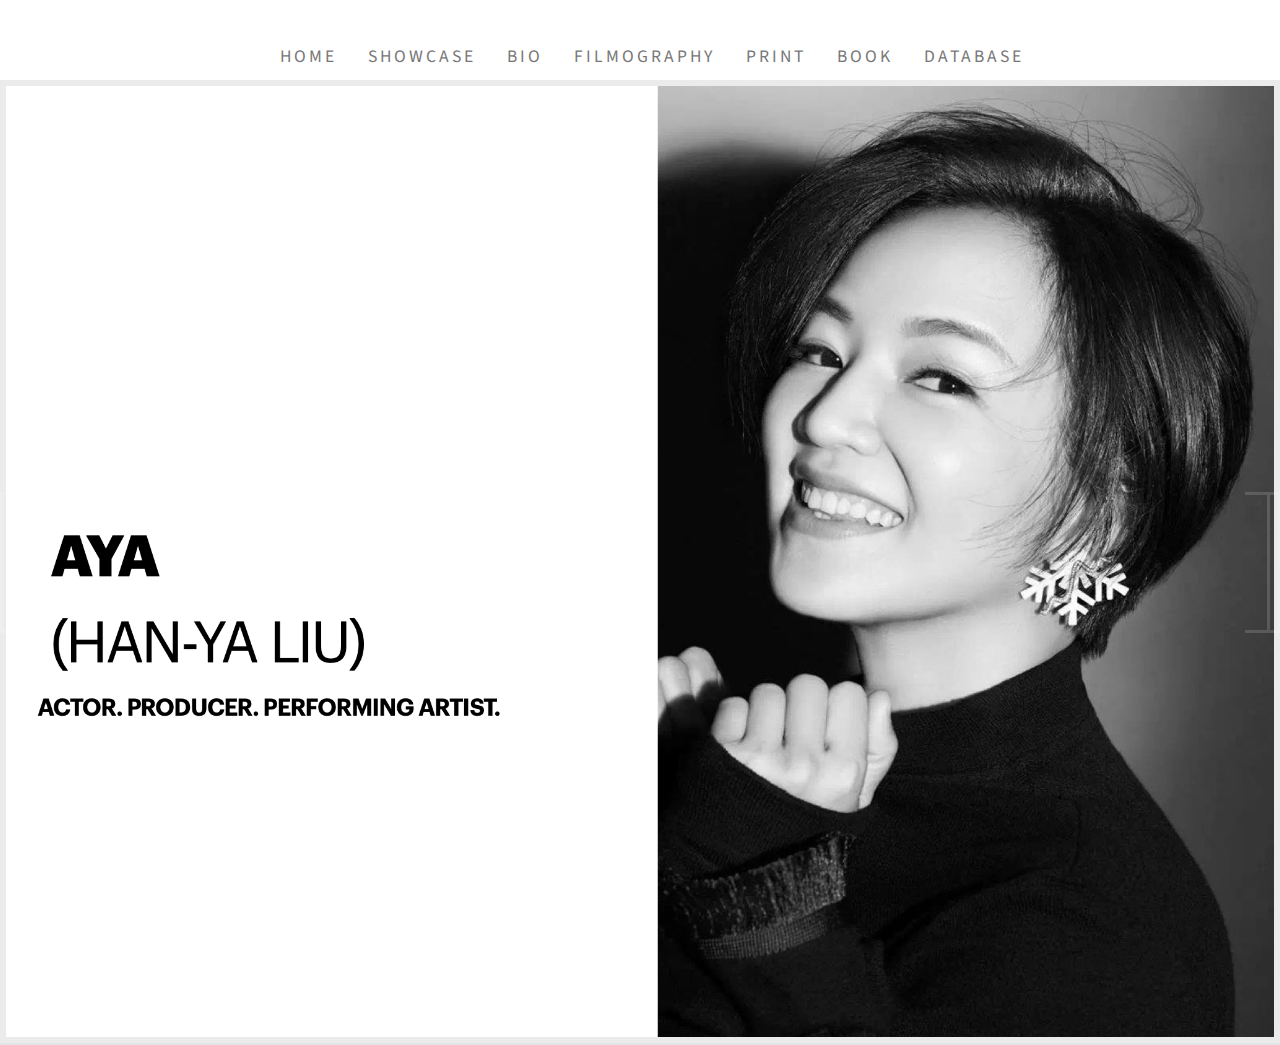
<file: index.html>
<!DOCTYPE HTML>
<!--
	Strongly Typed by HTML5 UP
	html5up.net | @ajlkn
	Free for personal and commercial use under the CCA 3.0 license (html5up.net/license)
-->
<html>
	<head>
		<title>Aya Liu</title>
		<meta charset="utf-8" />
		<meta name="viewport" content="width=device-width, initial-scale=1, user-scalable=no" />
		<link rel="stylesheet" href="assets/css/main.css" />
	</head>
	<body class="homepage is-preload">
		<div id="page-wrapper">

			<!-- Header -->
				<section id="header">
					<div class="container">
						<!-- Nav -->
							<nav id="nav" class = 'nav_light'>
								<ul>
									<li><a class="a_grey" href="index.html"><span>Home</span></a></li>
									<li><a class="a_grey" href="showcase.html"><span>Showcase</span></a></li>
									<li><a class="a_grey" href="bio.html"><span>Bio</span></a></li>
									<li><a class="a_grey" href="filmography.html"><span>Filmography</span></a></li>
									<li><a class="a_grey" href="print.html"><span>Print</span></a></li>
									<li><a class="a_grey" href="book.html"><span>Book</span></a></li>
									<li><a class="a_grey" href="database.html"><span>Database</span></a></li>
								</ul>
							</nav>

					</div>
				</section>

			<!-- Banner -->
				<section id="banner">
					<div class="container">
						<img class = 'image featured' src = 'images/hylp1.png'>
					</div>
				</section>
		</div>

		<!-- Scripts -->
			<script src="assets/js/jquery.min.js"></script>
			<script src="assets/js/jquery.dropotron.min.js"></script>
			<script src="assets/js/browser.min.js"></script>
			<script src="assets/js/breakpoints.min.js"></script>
			<script src="assets/js/util.js"></script>
			<script src="assets/js/main.js"></script>

	</body>
</html>
</file>
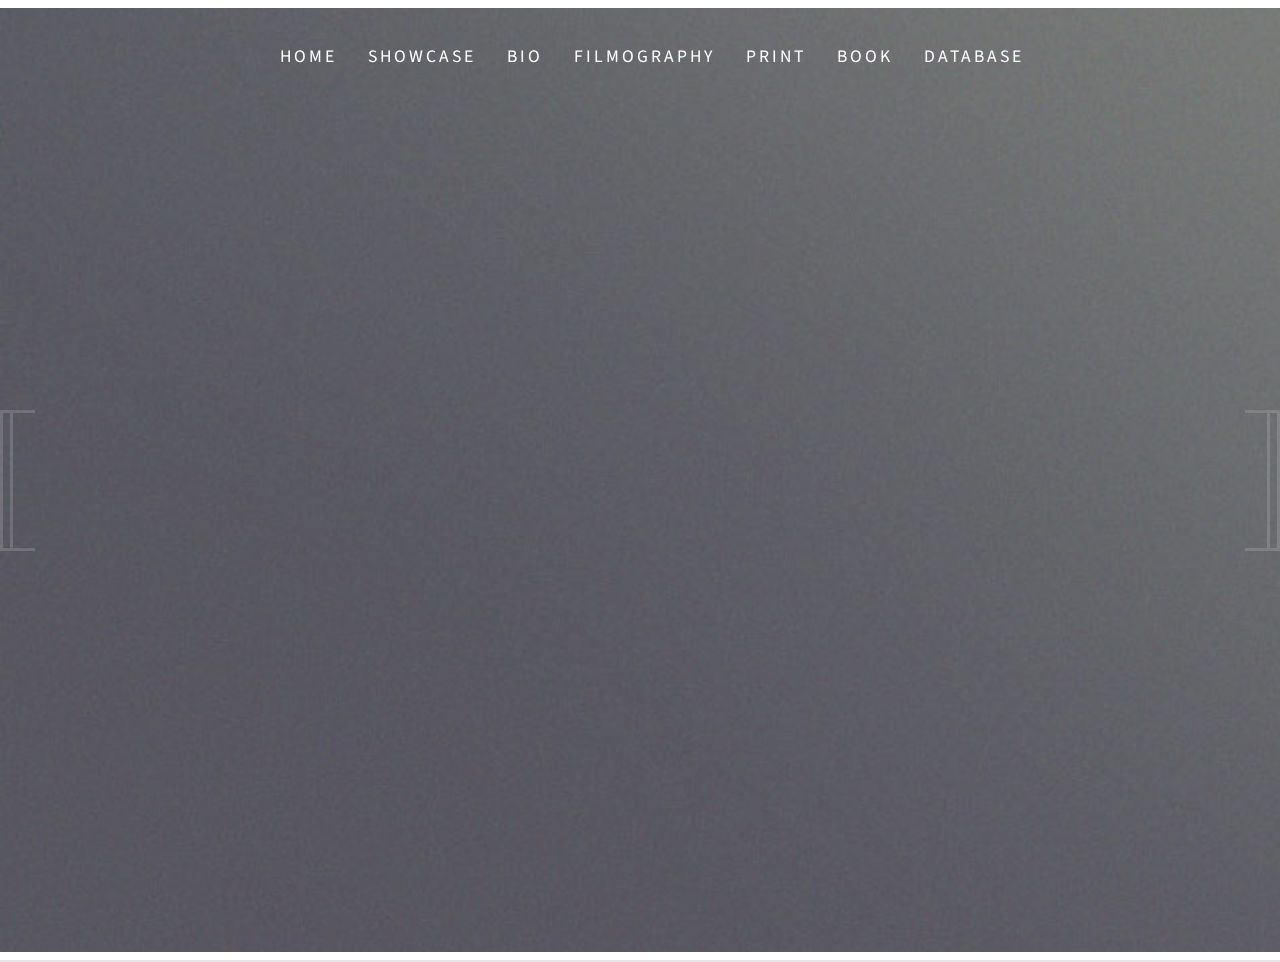
<file: bio.html>
<!DOCTYPE HTML>
<!--
	Strongly Typed by HTML5 UP
	html5up.net | @ajlkn
	Free for personal and commercial use under the CCA 3.0 license (html5up.net/license)
-->
<html>

<head>
  <title>Aya Liu</title>
  <meta charset="utf-8" />
  <meta name="viewport" content="width=device-width, initial-scale=1, user-scalable=no" />
  <link rel="stylesheet" href="assets/css/main.css" />
</head>

<body class="homepage is-preload">
  <div id="page-wrapper">

    <!-- Header -->
    <section id="header">
      <!-- Nav -->
      <nav id="nav">
        <ul>
          <li><a class="" href="index.html"><span>Home</span></a></li>
          <li><a class="" href="showcase.html"><span>Showcase</span></a></li>
          <li><a class="" href="bio.html"><span>Bio</span></a></li>
          <li><a class="" href="filmography.html"><span>Filmography</span></a></li>
          <li><a class="" href="print.html"><span>Print</span></a></li>
          <li><a class="" href="book.html"><span>Book</span></a></li>
          <li><a class="" href="database.html"><span>Database</span></a></li>
        </ul>
      </nav>
    </section>



    <!-- Banner -->
    <section id="banner">
      <div class="container">
        <div style="position: relative; padding-top: 75%;">
          <iframe
            src="https://customer-nt05r039r3twzzhc.cloudflarestream.com/3e4f687836e1baabc1f07022a27ee496/iframe?preload=true&loop=true&poster=https%3A%2F%2Fcustomer-nt05r039r3twzzhc.cloudflarestream.com%2F3e4f687836e1baabc1f07022a27ee496%2Fthumbnails%2Fthumbnail.jpg%3Ftime%3D%26height%3D600"
            loading="lazy" style="border: none; position: absolute; top: 0; left: 0; height: 100%; width: 100%;"
            allow="accelerometer; gyroscope; autoplay; encrypted-media; picture-in-picture;" allowfullscreen="true"></iframe>
        </div>
      </div>
    </section>
  </div>

  <!-- Scripts -->
  <script src="assets/js/jquery.min.js"></script>
  <script src="assets/js/jquery.dropotron.min.js"></script>
  <script src="assets/js/browser.min.js"></script>
  <script src="assets/js/breakpoints.min.js"></script>
  <script src="assets/js/util.js"></script>
  <script src="assets/js/main.js"></script>

</body>

</html>
</file>
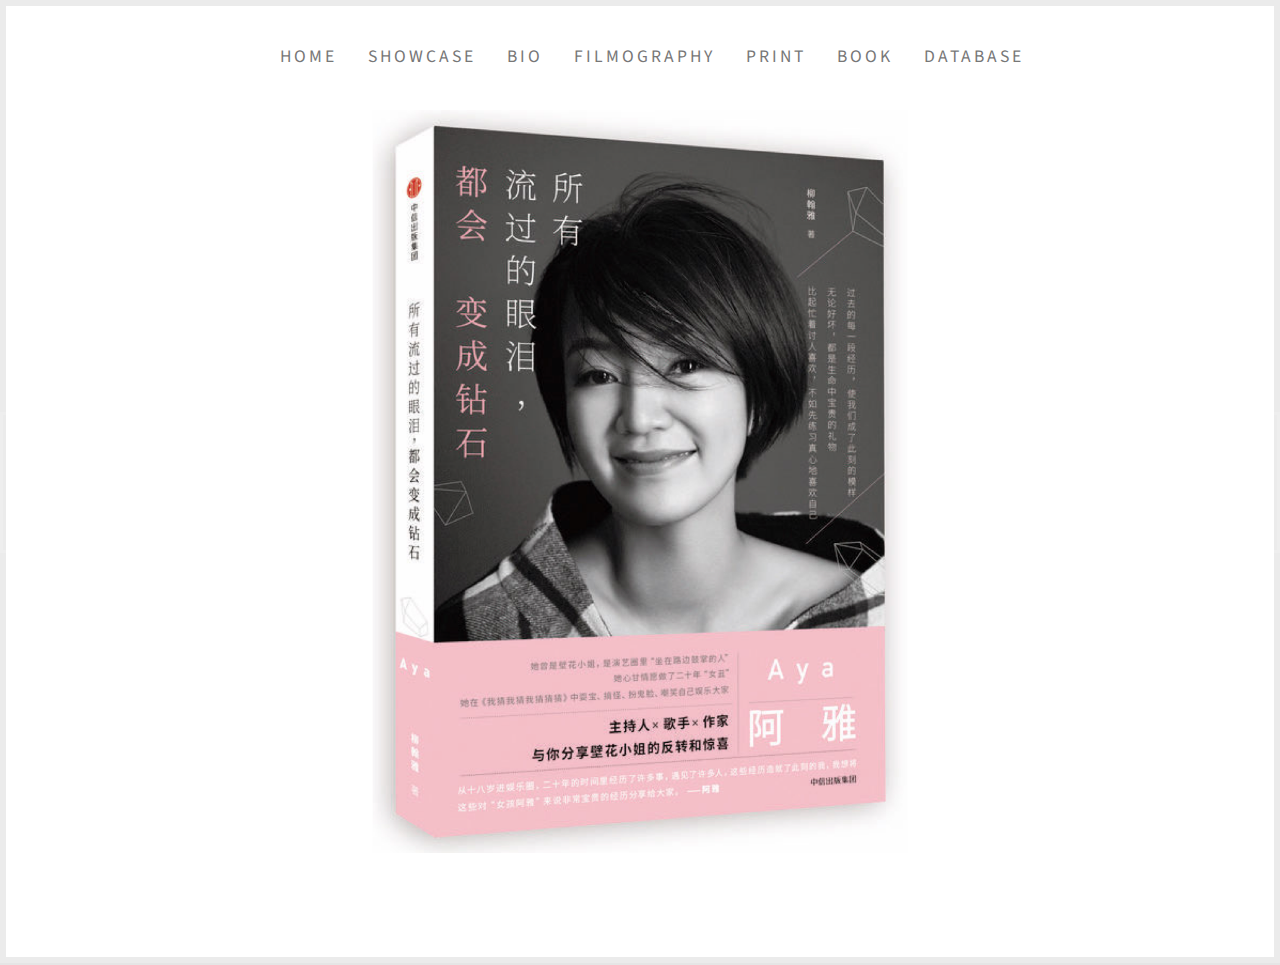
<file: book.html>
<!DOCTYPE HTML>
<!--
	Strongly Typed by HTML5 UP
	html5up.net | @ajlkn
	Free for personal and commercial use under the CCA 3.0 license (html5up.net/license)
-->
<html>

<head>
  <title>Aya Liu</title>
  <meta charset="utf-8" />
  <meta name="viewport" content="width=device-width, initial-scale=1, user-scalable=no" />
  <link rel="stylesheet" href="assets/css/main.css" />
</head>

<body class="homepage is-preload">
  <div id="page-wrapper">
    <!-- Header -->
    <section id="header">
      <!-- Nav -->
      <nav id="nav">
        <ul>
          <li><a class="a_grey" href="index.html"><span>Home</span></a></li>
          <li><a class="a_grey" href="showcase.html"><span>Showcase</span></a></li>
          <li><a class="a_grey" href="bio.html"><span>Bio</span></a></li>
          <li><a class="a_grey" href="filmography.html"><span>Filmography</span></a></li>
          <li><a class="a_grey" href="print.html"><span>Print</span></a></li>
          <li><a class="a_grey" href="book.html"><span>Book</span></a></li>
          <li><a class="a_grey" href="database.html"><span>Database</span></a></li>
        </ul>
      </nav>
    </section>

    <!-- Banner -->
    <section id="banner">
      <div class="container">
        <img class='image featured' src='images/hylp8.png'>
      </div>
    </section>
  </div>

  <!-- Scripts -->
  <script src="assets/js/jquery.min.js"></script>
  <script src="assets/js/jquery.dropotron.min.js"></script>
  <script src="assets/js/browser.min.js"></script>
  <script src="assets/js/breakpoints.min.js"></script>
  <script src="assets/js/util.js"></script>
  <script src="assets/js/main.js"></script>

</body>

</html>
</file>
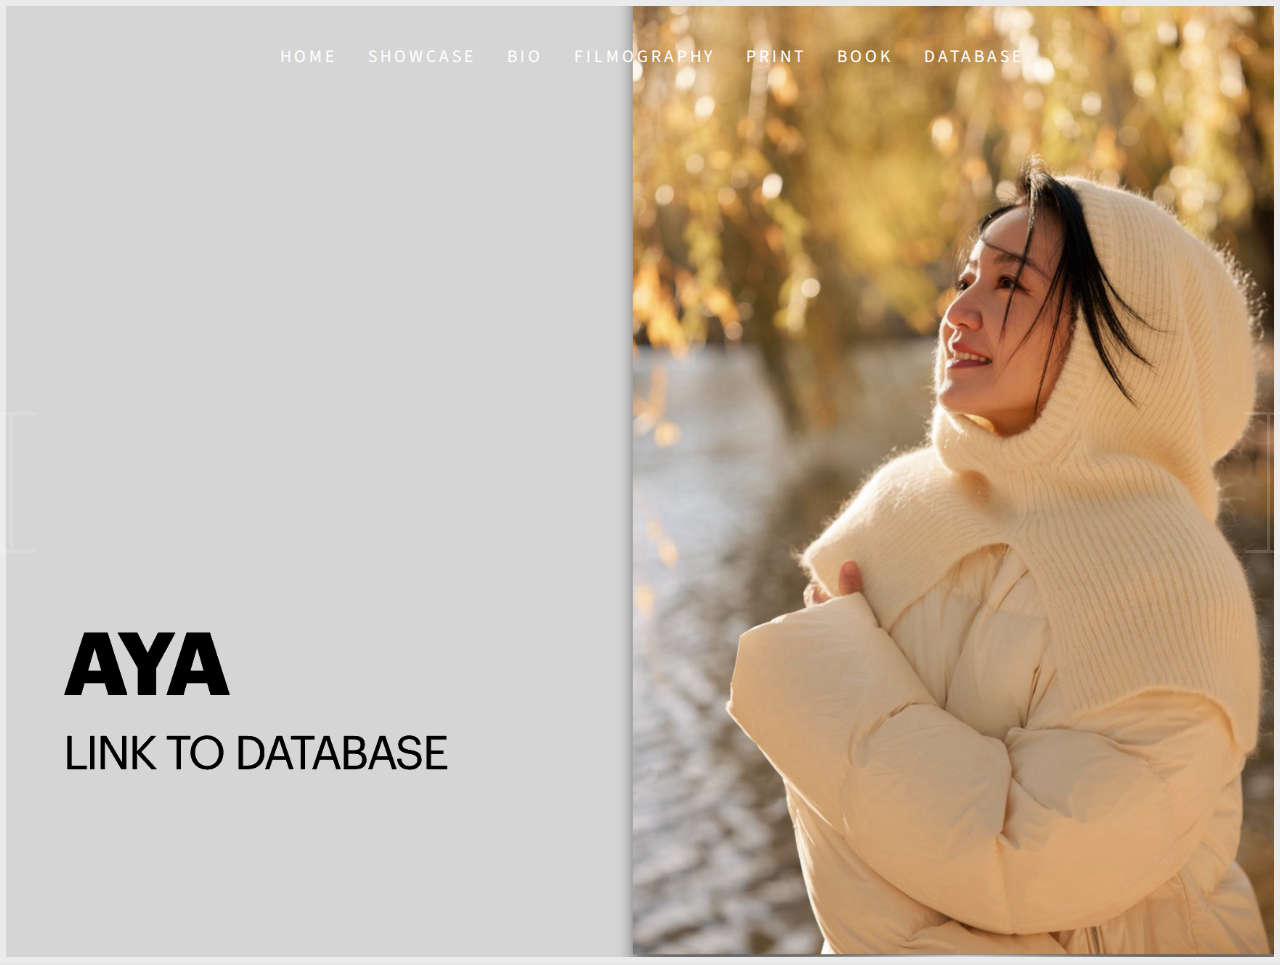
<file: database.html>
<!DOCTYPE HTML>
<!--
	Strongly Typed by HTML5 UP
	html5up.net | @ajlkn
	Free for personal and commercial use under the CCA 3.0 license (html5up.net/license)
-->
<html>

<head>
  <title>Aya Liu</title>
  <meta charset="utf-8" />
  <meta name="viewport" content="width=device-width, initial-scale=1, user-scalable=no" />
  <link rel="stylesheet" href="assets/css/main.css" />
</head>

<body class="homepage is-preload">
  <div id="page-wrapper">
    <!-- Header -->
    <section id="header">
      <!-- Nav -->
      <nav id="nav">
        <ul>
          <li><a class="" href="index.html"><span>Home</span></a></li>
          <li><a class="" href="showcase.html"><span>Showcase</span></a></li>
          <li><a class="" href="bio.html"><span>Bio</span></a></li>
          <li><a class="" href="filmography.html"><span>Filmography</span></a></li>
          <li><a class="" href="print.html"><span>Print</span></a></li>
          <li><a class="" href="book.html"><span>Book</span></a></li>
          <li><a class="" href="database.html"><span>Database</span></a></li>
        </ul>
      </nav>
    </section>

    <!-- Banner -->
    <section id="banner">
      <div class="container">
        <img class='image featured' src='images/hylp9-blank.png'>
        <a href = "https://mydramalist.com/people/43523-aya-liu">
          <img id = 'namepic' class='image namepic' src='images/hylp-9-name-nb.png' >
        </a>
        
      </div>
    </section>
  </div>

  <!-- Scripts -->
  <script src="assets/js/jquery.min.js"></script>
  <script src="assets/js/jquery.dropotron.min.js"></script>
  <script src="assets/js/browser.min.js"></script>
  <script src="assets/js/breakpoints.min.js"></script>
  <script src="assets/js/util.js"></script>
  <script src="assets/js/main.js"></script>

</body>

</html>
</file>
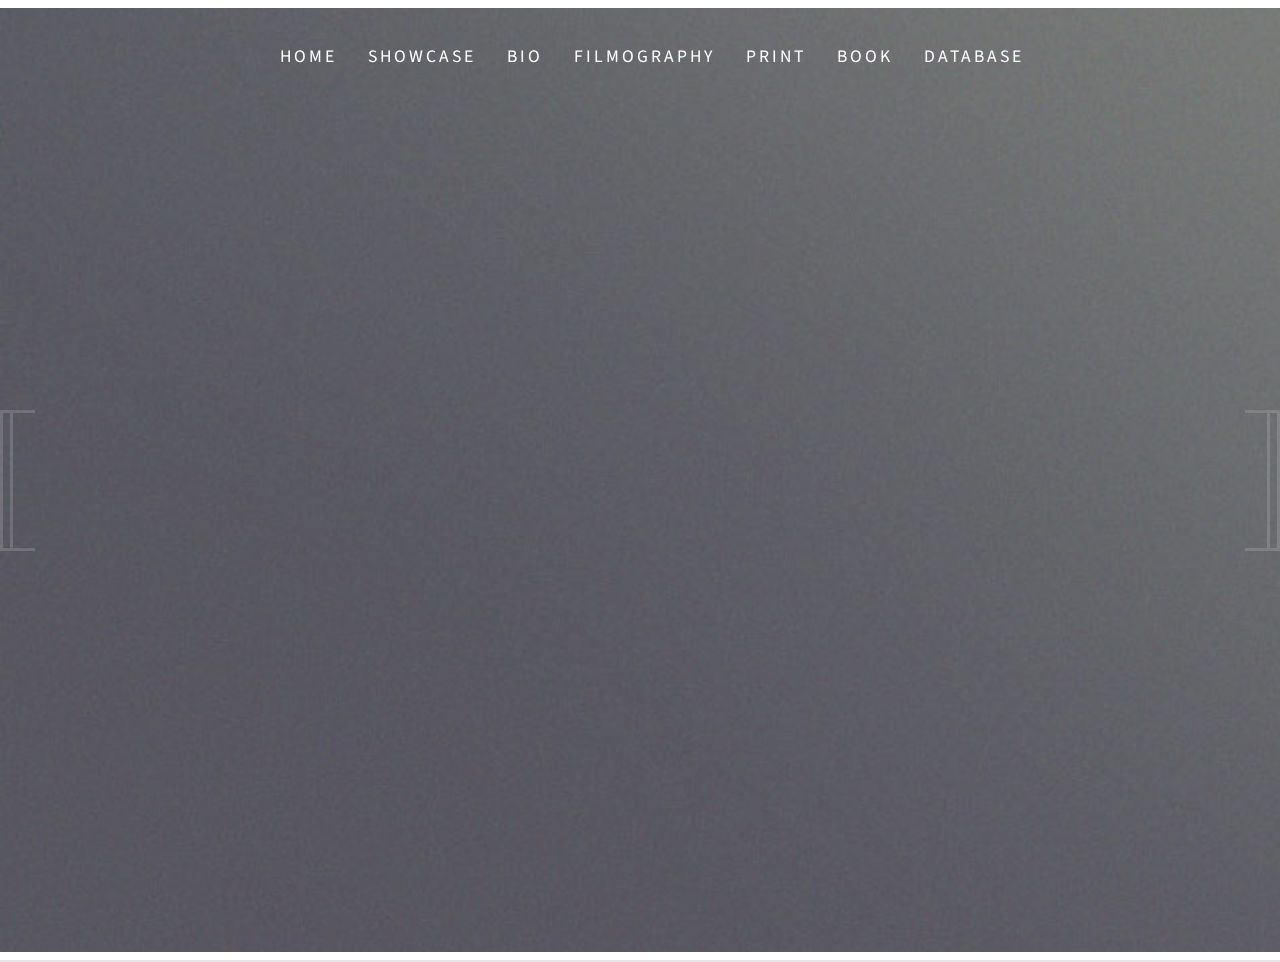
<file: showcase.html>
<!DOCTYPE HTML>
<!--
	Strongly Typed by HTML5 UP
	html5up.net | @ajlkn
	Free for personal and commercial use under the CCA 3.0 license (html5up.net/license)
-->
<html>

<head>
  <title>Aya Liu</title>
  <meta charset="utf-8" />
  <meta name="viewport" content="width=device-width, initial-scale=1, user-scalable=no" />
  <link rel="stylesheet" href="assets/css/main.css" />
</head>

<body class="homepage is-preload">
  <div id="page-wrapper">

    <!-- Header -->
    <section id="header">
        <!-- Nav -->
        <nav id="nav">
          <ul>
            <li><a class="" href="index.html"><span>Home</span></a></li>
            <li><a class="" href="showcase.html"><span>Showcase</span></a></li>
            <li><a class="" href="bio.html"><span>Bio</span></a></li>
            <li><a class="" href="filmography.html"><span>Filmography</span></a></li>
            <li><a class="" href="print.html"><span>Print</span></a></li>
            <li><a class="" href="book.html"><span>Book</span></a></li>
            <li><a class="" href="database.html"><span>Database</span></a></li>
          </ul>
        </nav>
    </section>

    <!-- Banner -->
    <section id="banner">
      <div class="container">
        <!-- <img class='image featured' src='images/hlyp2.png'> -->
        <!-- div style="position: relative; padding-top: 75%;">
          <iframe
            src="https://customer-nt05r039r3twzzhc.cloudflarestream.com/97b052107b9177cab5775d41ceab2db0/iframe?preload=true&autoplay=true&poster=https%3A%2F%2Fcustomer-nt05r039r3twzzhc.cloudflarestream.com%2F97b052107b9177cab5775d41ceab2db0%2Fthumbnails%2Fthumbnail.jpg%3Ftime%3D%26height%3D600"
            loading="lazy" style="border: none; position: absolute; top: 0; left: 0; height: 100%; width: 100%;"
            allow="accelerometer; gyroscope; autoplay; encrypted-media; picture-in-picture;" allowfullscreen="true"></iframe>
        </div> -->
        <div style="position: relative; padding-top: 75%;">
          <iframe
            src="https://customer-nt05r039r3twzzhc.cloudflarestream.com/c37262d4069afa724f04df7fa3c838ba/iframe?poster=https%3A%2F%2Fcustomer-nt05r039r3twzzhc.cloudflarestream.com%2Fc37262d4069afa724f04df7fa3c838ba%2Fthumbnails%2Fthumbnail.jpg%3Ftime%3D%26height%3D600"
            loading="lazy"
            style="border: none; position: absolute; top: 0; left: 0; height: 100%; width: 100%;"
            allow="accelerometer; gyroscope; autoplay; encrypted-media; picture-in-picture;"
            allowfullscreen="true"
          ></iframe>
        </div>
      </div>
    </section>
  </div>

  <!-- Scripts -->
  <script src="assets/js/jquery.min.js"></script>
  <script src="assets/js/jquery.dropotron.min.js"></script>
  <script src="assets/js/browser.min.js"></script>
  <script src="assets/js/breakpoints.min.js"></script>
  <script src="assets/js/util.js"></script>
  <script src="assets/js/main.js"></script>

</body>

</html>
</file>
<file: assets/css/main.css>
@import url("fontawesome-all.min.css");
@import url("https://fonts.googleapis.com/css?family=Source+Sans+Pro:300,400,600|Arvo:700");

/*
	Strongly Typed by HTML5 UP
	html5up.net | @ajlkn
	Free for personal and commercial use under the CCA 3.0 license (html5up.net/license)
*/

html, body, div, span, applet, object,
iframe, h1, h2, h3, h4, h5, h6, p, blockquote,
pre, a, abbr, acronym, address, big, cite,
code, del, dfn, em, img, ins, kbd, q, s, samp,
small, strike, strong, sub, sup, tt, var, b,
u, i, center, dl, dt, dd, ol, ul, li, fieldset,
form, label, legend, table, caption, tbody,
tfoot, thead, tr, th, td, article, aside,
canvas, details, embed, figure, figcaption,
footer, header, hgroup, menu, nav, output, ruby,
section, summary, time, mark, audio, video {
	margin: 0;
	padding: 0;
	border: 0;
	font-size: 100%;
	font: inherit;
	vertical-align: baseline;}

article, aside, details, figcaption, figure,
footer, header, hgroup, menu, nav, section {
	display: block;}

body {
	line-height: 1;
}

ol, ul {
	list-style: none;
}

blockquote, q {
	quotes: none;
}

	blockquote:before, blockquote:after, q:before, q:after {
		content: '';
		content: none;
	}

table {
	border-collapse: collapse;
	border-spacing: 0;
}

body {
	-webkit-text-size-adjust: none;
}

mark {
	background-color: transparent;
	color: inherit;
}

input::-moz-focus-inner {
	border: 0;
	padding: 0;
}

input, select, textarea {
	-moz-appearance: none;
	-webkit-appearance: none;
	-ms-appearance: none;
	appearance: none;
}

/* Basic */

	html {
		box-sizing: border-box;
	}

	*, *:before, *:after {
		box-sizing: inherit;
	}

	body {
		background: #f0f0f0;
	}

		body.is-preload *, body.is-preload *:before, body.is-preload *:after {
			-moz-animation: none !important;
			-webkit-animation: none !important;
			-ms-animation: none !important;
			animation: none !important;
			-moz-transition: none !important;
			-webkit-transition: none !important;
			-ms-transition: none !important;
			transition: none !important;
		}

	body, input, textarea, select {
		font-family: 'Source Sans Pro';
		font-weight: 300;
		color: #777;
		line-height: 1.65em;
		font-size: 15pt;
	}

	h1, h2, h3, h4, h5, h6 {
		font-weight: 600;
		text-transform: uppercase;
		color: #888;
	}

	h1 a, h2 a, h3 a, h4 a, h5 a, h6 a {
		color: inherit;
		text-decoration: none;
		border: 0;
	}

	h2 {
		font-size: 1.65em;
		font-weight: 400;
		letter-spacing: 4px;
		margin: 0 0 1.5em 0;
		line-height: 1.75em;
	}

	h3 {
		font-size: 1em;
		letter-spacing: 2px;
		margin: 0 0 1.25em 0;
	}

	a {
		-moz-transition: color 0.25s ease-in-out, border-bottom-color 0.25s ease-in-out;
		-webkit-transition: color 0.25s ease-in-out, border-bottom-color 0.25s ease-in-out;
		-ms-transition: color 0.25s ease-in-out, border-bottom-color 0.25s ease-in-out;
		transition: color 0.25s ease-in-out, border-bottom-color 0.25s ease-in-out;
		color: #666;
		text-decoration: none;
		border-bottom: solid 1px #ddd;
	}

		a strong {
			-moz-transition: color 0.25s ease-in-out, border-bottom-color 0.25s ease-in-out;
			-webkit-transition: color 0.25s ease-in-out, border-bottom-color 0.25s ease-in-out;
			-ms-transition: color 0.25s ease-in-out, border-bottom-color 0.25s ease-in-out;
			transition: color 0.25s ease-in-out, border-bottom-color 0.25s ease-in-out;
		}

		a:hover {
			color: #ed786a;
			border-bottom-color: rgba(255, 255, 255, 0);
		}

			a:hover strong {
				color: #ed786a;
			}

	strong, b {
		font-weight: 600;
		color: #666;
	}

	em, i {
		font-style: italic;
	}

	sub {
		position: relative;
		top: 0.5em;
		font-size: 0.8em;
	}

	sup {
		position: relative;
		top: -0.5em;
		font-size: 0.8em;
	}

	hr {
		border: 0;
		border-top: solid 1px #ddd;
	}

	blockquote {
		border-left: solid 0.5em #ddd;
		padding: 1em 0 1em 2em;
		font-style: italic;
	}

	p {
		text-align: justify;
		margin-bottom: 2em;
	}

	 ol, dl, table, blockquote {
		margin-bottom: 2em;
	}
	ul{
		margin-bottom: 2em;
	}

	br.clear {
		clear: both;
	}

/* Container */

	.container {
		margin: 0 auto;
		max-width: 100%;
		width: 70em;
	}

		@media screen and (max-width: 1680px) {

			.container {
				width: 68em;
			}

		}

		@media screen and (max-width: 1280px) {

			.container {
				width: calc(100% - 80px);
			}

		}

		@media screen and (max-width: 980px) {

			.container {
				width: calc(100% - 100px);
			}

		}

		@media screen and (max-width: 736px) {

			.container {
				width: calc(100% - 40px);
			}

		}

/* Row */

	.row {
		display: flex;
		flex-wrap: wrap;
		box-sizing: border-box;
		align-items: stretch;
	}

		.row > * {
			box-sizing: border-box;
		}

		.row.gtr-uniform > * > :last-child {
			margin-bottom: 0;
		}

		.row.aln-left {
			justify-content: flex-start;
		}

		.row.aln-center {
			justify-content: center;
		}

		.row.aln-right {
			justify-content: flex-end;
		}

		.row.aln-top {
			align-items: flex-start;
		}

		.row.aln-middle {
			align-items: center;
		}

		.row.aln-bottom {
			align-items: flex-end;
		}

		.row > .imp {
			order: -1;
		}

		.row > .col-1 {
			width: 8.33333%;
		}

		.row > .off-1 {
			margin-left: 8.33333%;
		}

		.row > .col-2 {
			width: 16.66667%;
		}

		.row > .off-2 {
			margin-left: 16.66667%;
		}

		.row > .col-3 {
			width: 25%;
		}

		.row > .off-3 {
			margin-left: 25%;
		}

		.row > .col-4 {
			width: 33.33333%;
		}

		.row > .off-4 {
			margin-left: 33.33333%;
		}

		.row > .col-5 {
			width: 41.66667%;
		}

		.row > .off-5 {
			margin-left: 41.66667%;
		}

		.row > .col-6 {
			width: 50%;
		}

		.row > .off-6 {
			margin-left: 50%;
		}

		.row > .col-7 {
			width: 58.33333%;
		}

		.row > .off-7 {
			margin-left: 58.33333%;
		}

		.row > .col-8 {
			width: 66.66667%;
		}

		.row > .off-8 {
			margin-left: 66.66667%;
		}

		.row > .col-9 {
			width: 75%;
		}

		.row > .off-9 {
			margin-left: 75%;
		}

		.row > .col-10 {
			width: 83.33333%;
		}

		.row > .off-10 {
			margin-left: 83.33333%;
		}

		.row > .col-11 {
			width: 91.66667%;
		}

		.row > .off-11 {
			margin-left: 91.66667%;
		}

		.row > .col-12 {
			width: 100%;
		}

		.row > .off-12 {
			margin-left: 100%;
		}

		.row.gtr-0 {
			margin-top: 0px;
			margin-left: 0px;
		}

			.row.gtr-0 > * {
				padding: 0px 0 0 0px;
			}

			.row.gtr-0.gtr-uniform {
				margin-top: 0px;
			}

				.row.gtr-0.gtr-uniform > * {
					padding-top: 0px;
				}

		.row.gtr-25 {
			margin-top: -12.5px;
			margin-left: -12.5px;
		}

			.row.gtr-25 > * {
				padding: 12.5px 0 0 12.5px;
			}

			.row.gtr-25.gtr-uniform {
				margin-top: -12.5px;
			}

				.row.gtr-25.gtr-uniform > * {
					padding-top: 12.5px;
				}

		.row.gtr-50 {
			margin-top: -25px;
			margin-left: -25px;
		}

			.row.gtr-50 > * {
				padding: 25px 0 0 25px;
			}

			.row.gtr-50.gtr-uniform {
				margin-top: -25px;
			}

				.row.gtr-50.gtr-uniform > * {
					padding-top: 25px;
				}

		.row {
			margin-top: -50px;
			margin-left: -50px;
		}

			.row > * {
				padding: 50px 0 0 50px;
			}

			.row.gtr-uniform {
				margin-top: -50px;
			}

				.row.gtr-uniform > * {
					padding-top: 50px;
				}

		.row.gtr-150 {
			margin-top: -75px;
			margin-left: -75px;
		}

			.row.gtr-150 > * {
				padding: 75px 0 0 75px;
			}

			.row.gtr-150.gtr-uniform {
				margin-top: -75px;
			}

				.row.gtr-150.gtr-uniform > * {
					padding-top: 75px;
				}

		.row.gtr-200 {
			margin-top: -100px;
			margin-left: -100px;
		}

			.row.gtr-200 > * {
				padding: 100px 0 0 100px;
			}

			.row.gtr-200.gtr-uniform {
				margin-top: -100px;
			}

				.row.gtr-200.gtr-uniform > * {
					padding-top: 100px;
				}

		@media screen and (max-width: 1680px) {

			.row {
				display: flex;
				flex-wrap: wrap;
				box-sizing: border-box;
				align-items: stretch;
			}

				.row > * {
					box-sizing: border-box;
				}

				.row.gtr-uniform > * > :last-child {
					margin-bottom: 0;
				}

				.row.aln-left {
					justify-content: flex-start;
				}

				.row.aln-center {
					justify-content: center;
				}

				.row.aln-right {
					justify-content: flex-end;
				}

				.row.aln-top {
					align-items: flex-start;
				}

				.row.aln-middle {
					align-items: center;
				}

				.row.aln-bottom {
					align-items: flex-end;
				}

				.row > .imp-xlarge {
					order: -1;
				}

				.row > .col-1-xlarge {
					width: 8.33333%;
				}

				.row > .off-1-xlarge {
					margin-left: 8.33333%;
				}

				.row > .col-2-xlarge {
					width: 16.66667%;
				}

				.row > .off-2-xlarge {
					margin-left: 16.66667%;
				}

				.row > .col-3-xlarge {
					width: 25%;
				}

				.row > .off-3-xlarge {
					margin-left: 25%;
				}

				.row > .col-4-xlarge {
					width: 33.33333%;
				}

				.row > .off-4-xlarge {
					margin-left: 33.33333%;
				}

				.row > .col-5-xlarge {
					width: 41.66667%;
				}

				.row > .off-5-xlarge {
					margin-left: 41.66667%;
				}

				.row > .col-6-xlarge {
					width: 50%;
				}

				.row > .off-6-xlarge {
					margin-left: 50%;
				}

				.row > .col-7-xlarge {
					width: 58.33333%;
				}

				.row > .off-7-xlarge {
					margin-left: 58.33333%;
				}

				.row > .col-8-xlarge {
					width: 66.66667%;
				}

				.row > .off-8-xlarge {
					margin-left: 66.66667%;
				}

				.row > .col-9-xlarge {
					width: 75%;
				}

				.row > .off-9-xlarge {
					margin-left: 75%;
				}

				.row > .col-10-xlarge {
					width: 83.33333%;
				}

				.row > .off-10-xlarge {
					margin-left: 83.33333%;
				}

				.row > .col-11-xlarge {
					width: 91.66667%;
				}

				.row > .off-11-xlarge {
					margin-left: 91.66667%;
				}

				.row > .col-12-xlarge {
					width: 100%;
				}

				.row > .off-12-xlarge {
					margin-left: 100%;
				}

				.row.gtr-0 {
					margin-top: 0px;
					margin-left: 0px;
				}

					.row.gtr-0 > * {
						padding: 0px 0 0 0px;
					}

					.row.gtr-0.gtr-uniform {
						margin-top: 0px;
					}

						.row.gtr-0.gtr-uniform > * {
							padding-top: 0px;
						}

				.row.gtr-25 {
					margin-top: -12.5px;
					margin-left: -12.5px;
				}

					.row.gtr-25 > * {
						padding: 12.5px 0 0 12.5px;
					}

					.row.gtr-25.gtr-uniform {
						margin-top: -12.5px;
					}

						.row.gtr-25.gtr-uniform > * {
							padding-top: 12.5px;
						}

				.row.gtr-50 {
					margin-top: -25px;
					margin-left: -25px;
				}

					.row.gtr-50 > * {
						padding: 25px 0 0 25px;
					}

					.row.gtr-50.gtr-uniform {
						margin-top: -25px;
					}

						.row.gtr-50.gtr-uniform > * {
							padding-top: 25px;
						}

				.row {
					margin-top: -50px;
					margin-left: -50px;
				}

					.row > * {
						padding: 50px 0 0 50px;
					}

					.row.gtr-uniform {
						margin-top: -50px;
					}

						.row.gtr-uniform > * {
							padding-top: 50px;
						}

				.row.gtr-150 {
					margin-top: -75px;
					margin-left: -75px;
				}

					.row.gtr-150 > * {
						padding: 75px 0 0 75px;
					}

					.row.gtr-150.gtr-uniform {
						margin-top: -75px;
					}

						.row.gtr-150.gtr-uniform > * {
							padding-top: 75px;
						}

				.row.gtr-200 {
					margin-top: -100px;
					margin-left: -100px;
				}

					.row.gtr-200 > * {
						padding: 100px 0 0 100px;
					}

					.row.gtr-200.gtr-uniform {
						margin-top: -100px;
					}

						.row.gtr-200.gtr-uniform > * {
							padding-top: 100px;
						}

		}

		@media screen and (max-width: 1280px) {

			.row {
				display: flex;
				flex-wrap: wrap;
				box-sizing: border-box;
				align-items: stretch;
			}

				.row > * {
					box-sizing: border-box;
				}

				.row.gtr-uniform > * > :last-child {
					margin-bottom: 0;
				}

				.row.aln-left {
					justify-content: flex-start;
				}

				.row.aln-center {
					justify-content: center;
				}

				.row.aln-right {
					justify-content: flex-end;
				}

				.row.aln-top {
					align-items: flex-start;
				}

				.row.aln-middle {
					align-items: center;
				}

				.row.aln-bottom {
					align-items: flex-end;
				}

				.row > .imp-large {
					order: -1;
				}

				.row > .col-1-large {
					width: 8.33333%;
				}

				.row > .off-1-large {
					margin-left: 8.33333%;
				}

				.row > .col-2-large {
					width: 16.66667%;
				}

				.row > .off-2-large {
					margin-left: 16.66667%;
				}

				.row > .col-3-large {
					width: 25%;
				}

				.row > .off-3-large {
					margin-left: 25%;
				}

				.row > .col-4-large {
					width: 33.33333%;
				}

				.row > .off-4-large {
					margin-left: 33.33333%;
				}

				.row > .col-5-large {
					width: 41.66667%;
				}

				.row > .off-5-large {
					margin-left: 41.66667%;
				}

				.row > .col-6-large {
					width: 50%;
				}

				.row > .off-6-large {
					margin-left: 50%;
				}

				.row > .col-7-large {
					width: 58.33333%;
				}

				.row > .off-7-large {
					margin-left: 58.33333%;
				}

				.row > .col-8-large {
					width: 66.66667%;
				}

				.row > .off-8-large {
					margin-left: 66.66667%;
				}

				.row > .col-9-large {
					width: 75%;
				}

				.row > .off-9-large {
					margin-left: 75%;
				}

				.row > .col-10-large {
					width: 83.33333%;
				}

				.row > .off-10-large {
					margin-left: 83.33333%;
				}

				.row > .col-11-large {
					width: 91.66667%;
				}

				.row > .off-11-large {
					margin-left: 91.66667%;
				}

				.row > .col-12-large {
					width: 100%;
				}

				.row > .off-12-large {
					margin-left: 100%;
				}

				.row.gtr-0 {
					margin-top: 0px;
					margin-left: 0px;
				}

					.row.gtr-0 > * {
						padding: 0px 0 0 0px;
					}

					.row.gtr-0.gtr-uniform {
						margin-top: 0px;
					}

						.row.gtr-0.gtr-uniform > * {
							padding-top: 0px;
						}

				.row.gtr-25 {
					margin-top: -10px;
					margin-left: -10px;
				}

					.row.gtr-25 > * {
						padding: 10px 0 0 10px;
					}

					.row.gtr-25.gtr-uniform {
						margin-top: -10px;
					}

						.row.gtr-25.gtr-uniform > * {
							padding-top: 10px;
						}

				.row.gtr-50 {
					margin-top: -20px;
					margin-left: -20px;
				}

					.row.gtr-50 > * {
						padding: 20px 0 0 20px;
					}

					.row.gtr-50.gtr-uniform {
						margin-top: -20px;
					}

						.row.gtr-50.gtr-uniform > * {
							padding-top: 20px;
						}

				.row {
					margin-top: -40px;
					margin-left: -40px;
				}

					.row > * {
						padding: 40px 0 0 40px;
					}

					.row.gtr-uniform {
						margin-top: -40px;
					}

						.row.gtr-uniform > * {
							padding-top: 40px;
						}

				.row.gtr-150 {
					margin-top: -60px;
					margin-left: -60px;
				}

					.row.gtr-150 > * {
						padding: 60px 0 0 60px;
					}

					.row.gtr-150.gtr-uniform {
						margin-top: -60px;
					}

						.row.gtr-150.gtr-uniform > * {
							padding-top: 60px;
						}

				.row.gtr-200 {
					margin-top: -80px;
					margin-left: -80px;
				}

					.row.gtr-200 > * {
						padding: 80px 0 0 80px;
					}

					.row.gtr-200.gtr-uniform {
						margin-top: -80px;
					}

						.row.gtr-200.gtr-uniform > * {
							padding-top: 80px;
						}

		}

		@media screen and (max-width: 980px) {

			.row {
				display: flex;
				flex-wrap: wrap;
				box-sizing: border-box;
				align-items: stretch;
			}

				.row > * {
					box-sizing: border-box;
				}

				.row.gtr-uniform > * > :last-child {
					margin-bottom: 0;
				}

				.row.aln-left {
					justify-content: flex-start;
				}

				.row.aln-center {
					justify-content: center;
				}

				.row.aln-right {
					justify-content: flex-end;
				}

				.row.aln-top {
					align-items: flex-start;
				}

				.row.aln-middle {
					align-items: center;
				}

				.row.aln-bottom {
					align-items: flex-end;
				}

				.row > .imp-medium {
					order: -1;
				}

				.row > .col-1-medium {
					width: 8.33333%;
				}

				.row > .off-1-medium {
					margin-left: 8.33333%;
				}

				.row > .col-2-medium {
					width: 16.66667%;
				}

				.row > .off-2-medium {
					margin-left: 16.66667%;
				}

				.row > .col-3-medium {
					width: 25%;
				}

				.row > .off-3-medium {
					margin-left: 25%;
				}

				.row > .col-4-medium {
					width: 33.33333%;
				}

				.row > .off-4-medium {
					margin-left: 33.33333%;
				}

				.row > .col-5-medium {
					width: 41.66667%;
				}

				.row > .off-5-medium {
					margin-left: 41.66667%;
				}

				.row > .col-6-medium {
					width: 50%;
				}

				.row > .off-6-medium {
					margin-left: 50%;
				}

				.row > .col-7-medium {
					width: 58.33333%;
				}

				.row > .off-7-medium {
					margin-left: 58.33333%;
				}

				.row > .col-8-medium {
					width: 66.66667%;
				}

				.row > .off-8-medium {
					margin-left: 66.66667%;
				}

				.row > .col-9-medium {
					width: 75%;
				}

				.row > .off-9-medium {
					margin-left: 75%;
				}

				.row > .col-10-medium {
					width: 83.33333%;
				}

				.row > .off-10-medium {
					margin-left: 83.33333%;
				}

				.row > .col-11-medium {
					width: 91.66667%;
				}

				.row > .off-11-medium {
					margin-left: 91.66667%;
				}

				.row > .col-12-medium {
					width: 100%;
				}

				.row > .off-12-medium {
					margin-left: 100%;
				}

				.row.gtr-0 {
					margin-top: 0px;
					margin-left: 0px;
				}

					.row.gtr-0 > * {
						padding: 0px 0 0 0px;
					}

					.row.gtr-0.gtr-uniform {
						margin-top: 0px;
					}

						.row.gtr-0.gtr-uniform > * {
							padding-top: 0px;
						}

				.row.gtr-25 {
					margin-top: -12.5px;
					margin-left: -12.5px;
				}

					.row.gtr-25 > * {
						padding: 12.5px 0 0 12.5px;
					}

					.row.gtr-25.gtr-uniform {
						margin-top: -12.5px;
					}

						.row.gtr-25.gtr-uniform > * {
							padding-top: 12.5px;
						}

				.row.gtr-50 {
					margin-top: -25px;
					margin-left: -25px;
				}

					.row.gtr-50 > * {
						padding: 25px 0 0 25px;
					}

					.row.gtr-50.gtr-uniform {
						margin-top: -25px;
					}

						.row.gtr-50.gtr-uniform > * {
							padding-top: 25px;
						}

				.row {
					margin-top: -50px;
					margin-left: -50px;
				}

					.row > * {
						padding: 50px 0 0 50px;
					}

					.row.gtr-uniform {
						margin-top: -50px;
					}

						.row.gtr-uniform > * {
							padding-top: 50px;
						}

				.row.gtr-150 {
					margin-top: -75px;
					margin-left: -75px;
				}

					.row.gtr-150 > * {
						padding: 75px 0 0 75px;
					}

					.row.gtr-150.gtr-uniform {
						margin-top: -75px;
					}

						.row.gtr-150.gtr-uniform > * {
							padding-top: 75px;
						}

				.row.gtr-200 {
					margin-top: -100px;
					margin-left: -100px;
				}

					.row.gtr-200 > * {
						padding: 100px 0 0 100px;
					}

					.row.gtr-200.gtr-uniform {
						margin-top: -100px;
					}

						.row.gtr-200.gtr-uniform > * {
							padding-top: 100px;
						}

		}

		@media screen and (max-width: 736px) {

			.row {
				display: flex;
				flex-wrap: wrap;
				box-sizing: border-box;
				align-items: stretch;
			}

				.row > * {
					box-sizing: border-box;
				}

				.row.gtr-uniform > * > :last-child {
					margin-bottom: 0;
				}

				.row.aln-left {
					justify-content: flex-start;
				}

				.row.aln-center {
					justify-content: center;
				}

				.row.aln-right {
					justify-content: flex-end;
				}

				.row.aln-top {
					align-items: flex-start;
				}

				.row.aln-middle {
					align-items: center;
				}

				.row.aln-bottom {
					align-items: flex-end;
				}

				.row > .imp-small {
					order: -1;
				}

				.row > .col-1-small {
					width: 8.33333%;
				}

				.row > .off-1-small {
					margin-left: 8.33333%;
				}

				.row > .col-2-small {
					width: 16.66667%;
				}

				.row > .off-2-small {
					margin-left: 16.66667%;
				}

				.row > .col-3-small {
					width: 25%;
				}

				.row > .off-3-small {
					margin-left: 25%;
				}

				.row > .col-4-small {
					width: 33.33333%;
				}

				.row > .off-4-small {
					margin-left: 33.33333%;
				}

				.row > .col-5-small {
					width: 41.66667%;
				}

				.row > .off-5-small {
					margin-left: 41.66667%;
				}

				.row > .col-6-small {
					width: 50%;
				}

				.row > .off-6-small {
					margin-left: 50%;
				}

				.row > .col-7-small {
					width: 58.33333%;
				}

				.row > .off-7-small {
					margin-left: 58.33333%;
				}

				.row > .col-8-small {
					width: 66.66667%;
				}

				.row > .off-8-small {
					margin-left: 66.66667%;
				}

				.row > .col-9-small {
					width: 75%;
				}

				.row > .off-9-small {
					margin-left: 75%;
				}

				.row > .col-10-small {
					width: 83.33333%;
				}

				.row > .off-10-small {
					margin-left: 83.33333%;
				}

				.row > .col-11-small {
					width: 91.66667%;
				}

				.row > .off-11-small {
					margin-left: 91.66667%;
				}

				.row > .col-12-small {
					width: 100%;
				}

				.row > .off-12-small {
					margin-left: 100%;
				}

				.row.gtr-0 {
					margin-top: 0px;
					margin-left: 0px;
				}

					.row.gtr-0 > * {
						padding: 0px 0 0 0px;
					}

					.row.gtr-0.gtr-uniform {
						margin-top: 0px;
					}

						.row.gtr-0.gtr-uniform > * {
							padding-top: 0px;
						}

				.row.gtr-25 {
					margin-top: -7.5px;
					margin-left: -7.5px;
				}

					.row.gtr-25 > * {
						padding: 7.5px 0 0 7.5px;
					}

					.row.gtr-25.gtr-uniform {
						margin-top: -7.5px;
					}

						.row.gtr-25.gtr-uniform > * {
							padding-top: 7.5px;
						}

				.row.gtr-50 {
					margin-top: -15px;
					margin-left: -15px;
				}

					.row.gtr-50 > * {
						padding: 15px 0 0 15px;
					}

					.row.gtr-50.gtr-uniform {
						margin-top: -15px;
					}

						.row.gtr-50.gtr-uniform > * {
							padding-top: 15px;
						}

				.row {
					margin-top: -30px;
					margin-left: -30px;
				}

					.row > * {
						padding: 30px 0 0 30px;
					}

					.row.gtr-uniform {
						margin-top: -30px;
					}

						.row.gtr-uniform > * {
							padding-top: 30px;
						}

				.row.gtr-150 {
					margin-top: -45px;
					margin-left: -45px;
				}

					.row.gtr-150 > * {
						padding: 45px 0 0 45px;
					}

					.row.gtr-150.gtr-uniform {
						margin-top: -45px;
					}

						.row.gtr-150.gtr-uniform > * {
							padding-top: 45px;
						}

				.row.gtr-200 {
					margin-top: -60px;
					margin-left: -60px;
				}

					.row.gtr-200 > * {
						padding: 60px 0 0 60px;
					}

					.row.gtr-200.gtr-uniform {
						margin-top: -60px;
					}

						.row.gtr-200.gtr-uniform > * {
							padding-top: 60px;
						}

		}

/* Sections/Article */

	section, article {
		margin-bottom: 3em;
	}

	section > :last-child,
	article > :last-child,
	section:last-child,
	article:last-child {
		margin-bottom: 0;
	}

/* Image */

	.image {
		-moz-transition: opacity 0.25s ease-in-out;
		-webkit-transition: opacity 0.25s ease-in-out;
		-ms-transition: opacity 0.25s ease-in-out;
		transition: opacity 0.25s ease-in-out;
		display: inline-block;
		border: solid 6px #ebebeb !important;
	}

		.image:hover {
			/* opacity: 0.9; */
		}

		.image img {
			display: block;
			width: 100%;
		}

		.image.fit {
			display: block;
			width: 100%;
		}
		
		.image.featured {
			display: block;
			width: 100%;
			/* height:100% */
			/* margin: 0 0 3.5em 0; */
		}
			.image.featured.long {
				/* height: 100%; */
				width:4096px;
				overflow-x: scroll;
				white-space: nowrap;
			}

		.image.left {
			float: left;
			margin: 0 1.5em 1.5em 0;
			position: relative;
			top: 0.5em;
		}

		.image.centered {
			display: block;
			margin: 0 0 2em 0;
		}

			.image.centered img {
				margin: 0 auto;
				width: auto;
			}

/* List */

	ul {
		list-style: disc;
		padding-left: 1em;
	}

		ul li {
			padding-left: 0.5em;
			margin: 0.75em 0 0.75em 0;
		}

			ul li:first-child {
				margin-top: 0;
			}

	ol {
		list-style: decimal;
		padding-left: 1em;
	}

		ol li {
			padding-left: 0.5em;
			margin: 0.75em 0 0.75em 0;
		}

			ol li:first-child {
				margin-top: 0;
			}

/* Links */

	ul.links {
		list-style: none;
		padding-left: 0;
	}

		ul.links li {
			display: inline;
			border-left: solid 1px #d0d0d0;
			padding-left: 1em;
			margin: 0 0 0 1em;
		}

			ul.links li:first-child {
				margin-left: 0;
				padding-left: 0;
				border-left: 0;
			}

/* Actions */

	ul.actions {
		margin-top: 2.5em;
		clear: both;
		list-style: none;
		padding-left: 0;
	}

		ul.actions li {
			padding-left: 0;
			display: inline-block;
			margin: 0 0 0 1em;
		}

			ul.actions li:first-child {
				margin-left: 0;
			}

/* Divided */

	ul.divided {
		list-style: none;
		padding-left: 0;
	}

		ul.divided li {
			border-top: solid 2px #e5e5e5;
			padding-left: 0;
			margin: 2.5em 0 0 0;
			padding: 2.5em 0 0 0;
		}

			ul.divided li:first-child {
				border-top: 0;
				margin-top: 0;
				padding-top: 0;
			}

/* Icons */

	ul.icons {
		list-style: none;
		padding-left: 0;
	}

		ul.icons > li {
			position: relative;
			padding: 2em 0 0 3em;
			margin: 0;
		}

			ul.icons > li:before {
				position: absolute;
				left: 0;
				top: 2.6em;
				display: block;
				font-size: 0.8em;
				background: #878787;
				color: #e4e4e4;
				width: 2em;
				height: 2em;
				border-radius: 2em;
				line-height: 2em;
				text-align: center;
				box-shadow: 0.125em 0.175em 0 0 rgba(0, 0, 0, 0.125);
			}

			ul.icons > li:first-child {
				padding-top: 0;
			}

				ul.icons > li:first-child:before {
					top: 0;
				}

/* Form */

	form label {
		font-weight: 600;
		text-transform: uppercase;
		color: #888;
		display: block;
		margin: 0 0 1em 0;
	}

	form input[type="text"],
	form input[type="email"],
	form input[type="password"],
	form select,
	form textarea {
		-moz-transition: background-color 0.25s ease-in-out;
		-webkit-transition: background-color 0.25s ease-in-out;
		-ms-transition: background-color 0.25s ease-in-out;
		transition: background-color 0.25s ease-in-out;
		-webkit-appearance: none;
		display: block;
		border: 0;
		background: #e8e8e8;
		width: 100%;
		box-shadow: inset 2px 2px 0px 0px rgba(0, 0, 0, 0.1);
		border-radius: 4px;
		line-height: 1.25em;
		padding: 0.75em 1em 0.75em 1em;
	}

		form input[type="text"]:focus,
		form input[type="email"]:focus,
		form input[type="password"]:focus,
		form select:focus,
		form textarea:focus {
			background: #f0f0f0;
		}

	form textarea {
		min-height: 11em;
	}

	form ::-webkit-input-placeholder {
		color: #555 !important;
		line-height: 1.35em;
	}

	form :-moz-placeholder {
		color: #555 !important;
	}

	form ::-moz-placeholder {
		color: #555 !important;
	}

	form :-ms-input-placeholder {
		color: #555 !important;
	}

	form ::-moz-focus-inner {
		border: 0;
	}

/* Table */

	table {
		width: 100%;
	}

		table tbody tr {
			border-top: solid 1px #E5E5E5;
		}

			table tbody tr:first-child {
				border-top: 0;
			}

		table td {
			padding: 0.75em 1em 0.75em 1em;
		}

		table th {
			text-align: left;
			font-weight: bold;
			padding: 0.75em 1em 0.75em 1em;
		}

		table thead {
			background: #878787;
			color: #fff;
			font-weight: 400;
			text-transform: uppercase;
			border: 0;
			box-shadow: 0.125em 0.175em 0 0 rgba(0, 0, 0, 0.125);
			font-size: 0.85em;
			letter-spacing: 2px;
		}

		table tfoot {
			background: #F0F0F0;
			border-top: solid 2px #E5E5E5;
		}

/* Button */

	input[type="button"],
	input[type="submit"],
	input[type="reset"],
	button,
	.button {
		-moz-transition: all 0.25s ease-in-out;
		-webkit-transition: all 0.25s ease-in-out;
		-ms-transition: all 0.25s ease-in-out;
		transition: all 0.25s ease-in-out;
		-webkit-appearance: none;
		position: relative;
		display: inline-block;
		background: #ed786a;
		color: #fff !important;
		text-transform: uppercase;
		border-radius: 4px;
		border: 0;
		outline: 0;
		font-size: 1em;
		box-shadow: 0.125em 0.175em 0 0 rgba(0, 0, 0, 0.125);
		font-weight: 600;
		text-align: center;
		font-size: 0.85em;
		letter-spacing: 2px;
		padding: 0.85em 2.75em 0.85em 2.75em;
	}

		input[type="button"].icon:before,
		input[type="submit"].icon:before,
		input[type="reset"].icon:before,
		button.icon:before,
		.button.icon:before {
			position: relative;
			padding-right: 0.75em;
			opacity: 0.5;
			top: 0.05em;
		}

		input[type="button"]:hover,
		input[type="submit"]:hover,
		input[type="reset"]:hover,
		button:hover,
		.button:hover {
			background: #fd887a;
		}

		input[type="button"]:active,
		input[type="submit"]:active,
		input[type="reset"]:active,
		button:active,
		.button:active {
			background: #ed786a;
		}

		input[type="button"].alt,
		input[type="submit"].alt,
		input[type="reset"].alt,
		button.alt,
		.button.alt {
			background: #878787;
		}

			input[type="button"].alt:hover,
			input[type="submit"].alt:hover,
			input[type="reset"].alt:hover,
			button.alt:hover,
			.button.alt:hover {
				background: #979797;
			}

			input[type="button"].alt:active,
			input[type="submit"].alt:active,
			input[type="reset"].alt:active,
			button.alt:active,
			.button.alt:active {
				background: #878787;
			}

/* Box */

	.no-sidebar .box.post > header {
		text-align: center;
	}

	.box.excerpt .date {
		background: #878787;
		color: #fff;
		font-weight: 400;
		text-transform: uppercase;
		border-radius: 4px;
		border: 0;
		box-shadow: 0.125em 0.175em 0 0 rgba(0, 0, 0, 0.125);
		display: inline-block;
		font-size: 0.85em;
		letter-spacing: 2px;
		padding: 0.25em 1em 0.25em 1em;
		margin: 0 0 2.5em 0;
	}

/* Icons */

	.icon {
		text-decoration: none;
		position: relative;
		text-decoration: none;
	}

		.icon:before {
			-moz-osx-font-smoothing: grayscale;
			-webkit-font-smoothing: antialiased;
			display: inline-block;
			font-style: normal;
			font-variant: normal;
			text-rendering: auto;
			line-height: 1;
			text-transform: none !important;
			font-family: 'Font Awesome 5 Free';
			font-weight: 400;
		}

		.icon:before {
			line-height: inherit;
		}

		.icon > .label {
			display: none;
		}

		.icon.solid:before {
			font-weight: 900;
		}

		.icon.brands:before {
			font-family: 'Font Awesome 5 Brands';
		}

/* Page Wrapper */

	#page-wrapper > section {
		margin-bottom: 0;
	}

/* Header */

	#header {
		
		position: relative;
		/* top: -1.2em; */
		/* left:20%; */
		background: #fff;
		text-align: center;
	}

		#header > .container {
			padding: 5em 0 0em 0;
			margin: 0 0 0 5em;
			/* border-bottom: solid 2px #e5e5e5; */
			/* box-shadow: inset 0px -8px 0px 0px #fff, inset 0px -10px 0px 0px #e5e5e5; */
		}

		#header h1 {
			font-family: 'Arvo';
			font-weight: 700;
			color: #ed786a;
			text-shadow: 0.05em 0.075em 0 rgba(0, 0, 0, 0.1);
			font-size: 3em;
			letter-spacing: 13px;
		}

			#header h1 a {
				border: 0;
			}

		#header p {
			text-transform: uppercase;
			font-weight: 400;
			color: #888;
			margin: 2.5em 0 0 0;
			font-size: 0.85em;
			letter-spacing: 3px;
			text-align: center;
		}

/* Nav */


 

	#nav {
		position: absolute;
		z-index: 2;
		top: 2em;
		left: 0;
		width: 100%;
		cursor: default;
	}

		#nav > ul > li {
			display: inline-block;
			padding-right: 2em;
		}

			#nav > ul > li:last-child {
				padding-right: 0;
			}

			#nav > ul > li > a {
				border: 0;
				text-decoration: none;
				text-transform: uppercase;
				font-weight: 400;
				color: #FFF;
				outline: 0;
				display: block;
			}

				#nav > ul > li > a:before {
					display: inline-block;
					background: #878787;
					color: #e4e4e4;
					width: 2.25em;
					font-size: 0.8em;
					height: 2.25em;
					border-radius: 2.25em;
					line-height: 2.1em;
					text-align: center;
					box-shadow: 0.125em 0.175em 0 0 rgba(0, 0, 0, 0.125);
					margin-right: 0.75em;
					-moz-transition: color 0.25s ease-in-out, background 0.25s ease-in-out;
					-webkit-transition: color 0.25s ease-in-out, background 0.25s ease-in-out;
					-o-transition: color 0.25s ease-in-out, background 0.25s ease-in-out;
					-ms-transition: color 0.25s ease-in-out, background 0.25s ease-in-out;
					transition: color 0.25s ease-in-out, background 0.25s ease-in-out;
				}

				#nav > ul > li > a > span {
					-moz-transition: color 0.25s ease-in-out;
					-webkit-transition: color 0.25s ease-in-out;
					-o-transition: color 0.25s ease-in-out;
					-ms-transition: color 0.25s ease-in-out;
					transition: color 0.25s ease-in-out;
					font-size: 1.1em;
					/* font-size: 0.85em; */
					letter-spacing: 3px;
				}

			#nav > ul > li > ul {
				display: none;
			}

			#nav > ul > li.active > a:before,
			#nav > ul > li:hover > a:before {
				background: #ED786A;
				color: #fff;
			}

			#nav > ul > li.active > a > span,
			#nav > ul > li:hover > a > span {
				color: #ED786A;
			}

		#nav> ul > li >.a_grey{
		color: #777;
	}
	

	

	.dropotron {
		text-align: left;
		border: solid 1px #e5e5e5;
		border-radius: 4px;
		background: #fff;
		background: rgba(255, 255, 255, 0.965);
		box-shadow: 0px 2px 2px 0px rgba(0, 0, 0, 0.1);
		padding: 0.75em 0 0.5em 0;
		min-width: 12em;
		margin-top: calc(-0.5em + 1px);
		margin-left: -2px;
		list-style: none;
	}

		.dropotron.level-0 {
			margin-top: 1.5em;
			margin-left: -1em;
		}

			.dropotron.level-0:after {
				content: '';
				display: block;
				position: absolute;
				left: 1.25em;
				top: calc(-0.75em + 1px);
				border-left: solid 0.75em rgba(255, 255, 255, 0);
				border-right: solid 0.75em rgba(255, 255, 255, 0);
				border-bottom: solid 0.75em #fff;
			}

			.dropotron.level-0:before {
				content: '';
				display: block;
				position: absolute;
				left: 1.25em;
				top: -0.75em;
				border-left: solid 0.75em rgba(255, 255, 255, 0);
				border-right: solid 0.75em rgba(255, 255, 255, 0);
				border-bottom: solid 0.75em #ccc;
			}

		.dropotron span, .dropotron a {
			display: block;
			padding: 0.3em 1em 0.3em 1em;
			border: 0;
			border-top: solid 1px #f0f0f0;
			outline: 0;
		}

		.dropotron li {
			padding-left: 0;
			margin: 0;
		}

			.dropotron li:first-child > span, .dropotron li:first-child > a {
				border-top: 0;
				padding-top: 0;
			}

			.dropotron li:hover > span, .dropotron li:hover > a {
				-moz-transition: color 0.25s ease-in-out, border-bottom-color 0.25s ease-in-out;
				-webkit-transition: color 0.25s ease-in-out, border-bottom-color 0.25s ease-in-out;
				-ms-transition: color 0.25s ease-in-out, border-bottom-color 0.25s ease-in-out;
				transition: color 0.25s ease-in-out, border-bottom-color 0.25s ease-in-out;
				color: #ed786a;
			}

/* Features */

	#features {
		position: relative;
		overflow: hidden;
		background: #fff;
		text-align: center;
		padding: 6em 0;
	}

		#features p {
			text-align: center;
		}

		#features ul.actions {
			margin-top: 1.25em;
		}

/* Banner */

	#banner {
		position: relative;
		overflow: hidden;
		background: #fff;
		color: #fff;
		text-align: center;
		/* border-top: solid 2px #e5e5e5; */
		border-bottom: solid 2px #e5e5e5;
		box-shadow: inset 0px -8px 0px 0px #fff, inset 0px 8px 0px 0px #fff;
		position: relative;
		text-transform: uppercase;
		background: url("../../images/banner.jpg");
		background-size: cover;
		/* padding: 1em 0; */
		/* padding: 10em 0; */
	}

		#banner p {
			font-weight: 400;
			font-size: 2em;
			line-height: 1.5em;
			letter-spacing: 4px;
			text-align: center;
			margin: 0;
		}

		#banner strong {
			color: inherit;
		}

		#banner > .container {
			position: relative;
			margin:0%;
			width:100%;
		}

			#banner > .container:before, #banner > .container:after {
				content: '';
				display: block;
				position: absolute;
				top: 50%;
				width: 35px;
				height: 141px;
				margin-top: -70px;
				background: url("images/bracket.svg");
				opacity: 0.15;
			}

			#banner > .container:before {
				left: 0;
			}

			#banner > .container:after {
				-moz-transform: scaleX(-1);
				-webkit-transform: scaleX(-1);
				-ms-transform: scaleX(-1);
				transform: scaleX(-1);
				right: 0;
			}

/* Main */

	#main {
		position: relative;
		overflow: hidden;
		background: #fff;
		padding: 6em 0;
	}

/* Content */

	#content > section,
	#content > article {
		border-top: solid 2px #e5e5e5;
		box-shadow: inset 0px 8px 0px 0px #fff, inset 0px 10px 0px 0px #e5e5e5;
		margin: 5em 0 0 0;
		padding: 5em 0 0 0;
	}

		#content > section:first-child,
		#content > article:first-child {
			border-top: 0;
			box-shadow: none;
			margin: 0;
			padding: 0;
		}

/* Sidebar */

	#sidebar > section,
	#sidebar > article {
		border-top: solid 2px #e5e5e5;
		box-shadow: inset 0px 8px 0px 0px #fff, inset 0px 10px 0px 0px #e5e5e5;
		margin: 5em 0 0 0;
		padding: 5em 0 0 0;
	}

		#sidebar > section:first-child,
		#sidebar > article:first-child {
			border-top: 0;
			box-shadow: none;
			margin: 0;
			padding: 0;
		}

/* Footer */

	#footer {
		position: relative;
		overflow: hidden;
		border-top: solid 2px #e5e5e5;
		background: #f0f0f0;
		padding: 6em 0 8em 0;
	}

		#footer form input[type="text"],
		#footer form input[type="email"],
		#footer form input[type="password"],
		#footer form select,
		#footer form textarea {
			background: #f7f7f7;
		}

			#footer form input[type="text"]:focus,
			#footer form input[type="email"]:focus,
			#footer form input[type="password"]:focus,
			#footer form select:focus,
			#footer form textarea:focus {
				background: #fff;
			}

		#footer h2 {
			text-align: center;
		}

/* Copyright */

	#copyright {
		border-top: solid 2px #e5e5e5;
		text-align: center;
		margin-top: 6em;
		padding-top: 4em;
	}

/* XLarge */

	@media screen and (max-width: 1680px) {

		/* Basic */

			body, input, textarea, select {
				font-size: 13pt;
			}

	}

/* Large */

	@media screen and (max-width: 1280px) {

		/* Basic */

			body, input, textarea, select {
				font-size: 12pt;
			}

			h2 br, h3 br, h4 br, h5 br, h6 br {
				display: none;
			}

		/* Image */

			.image.left {
				max-width: 50%;
			}

			.image.right {
				max-width: 50%;
			}

		/* Header */

			#header > .container {
				padding: 5em 0 0em 0;
				/* padding: 12em 0 5em 0; */
			}

			#header h1 {
				font-size: 2.5em;
			}

		/* Nav */

			#nav > ul > li {
				padding-right: 1.25em;
			}

		/* Features */

			#features {
				padding: 4em 0;
			}

		/* Banner */

			#banner {
				/* padding: 8em 0; */
			}

				#banner > .container {
					/* padding: 0 4em; */
				}

					#banner > .container br {
						display: none;
					}

		/* Main */

			#main {
				padding: 4em 0;
			}

		/* Footer */

			#footer {
				padding: 4em 0;
			}

		/* Copyright */

			#copyright {
				margin-top: 2em;
				padding-top: 2em;
			}

	}

/* Medium */

	#navPanel, #titleBar {
		display: none;
	}

	@media screen and (max-width: 980px) {

		/* Basic */

			html, body {
				overflow-x: hidden;
			}

		/* Header */

			#header > .container {
				padding: 0 0 0 0;
				/* padding: 10em 0 7em 0; */
			}

		/* Nav */

			#nav {
				display: none;
			}

		/* Nav */

			#page-wrapper {
				-moz-backface-visibility: hidden;
				-webkit-backface-visibility: hidden;
				-ms-backface-visibility: hidden;
				backface-visibility: hidden;
				-moz-transition: -moz-transform 0.5s ease;
				-webkit-transition: -webkit-transform 0.5s ease;
				-ms-transition: -ms-transform 0.5s ease;
				transition: transform 0.5s ease;
				padding-bottom: 1px;
			}

			#titleBar {
				-moz-backface-visibility: hidden;
				-webkit-backface-visibility: hidden;
				-ms-backface-visibility: hidden;
				backface-visibility: hidden;
				-moz-transition: -moz-transform 0.5s ease;
				-webkit-transition: -webkit-transform 0.5s ease;
				-ms-transition: -ms-transform 0.5s ease;
				transition: transform 0.5s ease;
				display: block;
				height: 44px;
				left: 0;
				position: fixed;
				top: 0;
				width: 100%;
				z-index: 10001;
			}

				#titleBar .toggle {
					text-decoration: none;
					position: absolute;
					left: 0;
					top: 0;
					width: 80px;
					height: 60px;
					border: 0;
				}

					#titleBar .toggle:before {
						-moz-osx-font-smoothing: grayscale;
						-webkit-font-smoothing: antialiased;
						display: inline-block;
						font-style: normal;
						font-variant: normal;
						text-rendering: auto;
						line-height: 1;
						text-transform: none !important;
						font-family: 'Font Awesome 5 Free';
						font-weight: 900;
					}

					#titleBar .toggle:before {
						display: inline-block;
						text-decoration: none;
						content: '\f0c9';
						display: block;
						width: 60px;
						height: 40px;
						background: rgba(232, 232, 232, 0.9);
						border-radius: 4px;
						position: absolute;
						left: 5px;
						top: 5px;
						box-shadow: 0.125em 0.125em 0 0 rgba(0, 0, 0, 0.15);
						text-align: center;
						line-height: 40px;
						font-size: 18px;
						color: #aaa;
					}

					#titleBar .toggle:active:before {
						opacity: 0.5;
					}

			#navPanel {
				-moz-backface-visibility: hidden;
				-webkit-backface-visibility: hidden;
				-ms-backface-visibility: hidden;
				backface-visibility: hidden;
				-moz-transform: translateX(-275px);
				-webkit-transform: translateX(-275px);
				-ms-transform: translateX(-275px);
				transform: translateX(-275px);
				-moz-transition: -moz-transform 0.5s ease;
				-webkit-transition: -webkit-transform 0.5s ease;
				-ms-transition: -ms-transform 0.5s ease;
				transition: transform 0.5s ease;
				display: block;
				height: 100%;
				left: 0;
				overflow-y: auto;
				position: fixed;
				top: 0;
				width: 275px;
				z-index: 10002;
				background: #444;
				border-right: solid 2px #3c3c3c;
				font-weight: 400;
				text-transform: uppercase;
				color: #888;
				letter-spacing: 2px;
				font-size: 0.85em;
			}

				#navPanel .link {
					display: block;
					color: #ddd;
					text-decoration: none;
					height: 44px;
					line-height: 44px;
					border: 0;
					border-top: solid 1px #3c3c3c;
					padding: 0 1em 0 1em;
				}

					#navPanel .link:first-child {
						border-top: 0;
					}

					#navPanel .link.depth-0 {
						font-weight: 600;
						color: #fff;
					}

				#navPanel .indent-1 {
					display: inline-block;
					width: 1em;
				}

				#navPanel .indent-2 {
					display: inline-block;
					width: 2em;
				}

				#navPanel .indent-3 {
					display: inline-block;
					width: 3em;
				}

				#navPanel .indent-4 {
					display: inline-block;
					width: 4em;
				}

				#navPanel .indent-5 {
					display: inline-block;
					width: 5em;
				}

				#navPanel .depth-0 {
					color: #fff;
				}

			body.navPanel-visible #page-wrapper {
				-moz-transform: translateX(275px);
				-webkit-transform: translateX(275px);
				-ms-transform: translateX(275px);
				transform: translateX(275px);
			}

			body.navPanel-visible #titleBar {
				-moz-transform: translateX(275px);
				-webkit-transform: translateX(275px);
				-ms-transform: translateX(275px);
				transform: translateX(275px);
			}

			body.navPanel-visible #navPanel {
				-moz-transform: translateX(0);
				-webkit-transform: translateX(0);
				-ms-transform: translateX(0);
				transform: translateX(0);
			}

		/* Sidebar */

			#sidebar {
				padding-top: 6em;
			}

	}

/* Small */

	@media screen and (max-width: 736px) {

		/* Basic */

			body, input, textarea, select {
				font-size: 11pt;
			}

			h2, h3, h4, h5, h6 {
				font-size: 1.2em;
				letter-spacing: 2px;
				text-align: center;
				margin: 0 0 1em 0;
			}

				h2 br, h3 br, h4 br, h5 br, h6 br {
					display: none;
				}

		/* Image */

			.image.featured {
				margin: 0 0 1.5em 0;
			}

			.image.left {
				max-width: 35%;
			}

			.image.right {
				max-width: 35%;
			}

		/* Button */

			input[type="button"],
			input[type="submit"],
			input[type="reset"],
			button,
			.button {
				letter-spacing: 2px;
				display: block;
				padding: 1em 0 1em 0;
				width: 100%;
			}

		/* Actions */

			ul.actions li {
				display: block;
				margin: 1em 0 0 0;
			}

				ul.actions li:first-child {
					margin-top: 0;
				}

		/* Box */

			.box.excerpt header {
				text-align: center;
			}

		/* Header */

			#header > .container {
				padding:0 0 0 0
				/* padding: 6em 0 4em 0; */
			}

			#header h1 {
				font-size: 2em;
				letter-spacing: 8px;
				line-height: 1.325em;
			}

			#header p {
				margin: 1.25em 0 0 0;
				letter-spacing: 2px;
			}

		/* Banner */

			#banner {
				padding: 5em 0;
			}

				#banner > .container {
					padding: 0;
				}

					#banner > .container:before, #banner > .container:after {
						display: none;
					}

				#banner p {
					font-size: 1.25em;
				}

		/* Features */

			#features {
				padding: 2em 0;
			}

				#features ul.actions {
					margin-top: 0;
				}

		/* Main */

			#main {
				padding: 2em 0;
			}

		/* Content */

			#content > section,
			#content > article {
				margin: 3em 0 0 0;
				padding: 3em 0 0 0;
			}

		/* Sidebar */

			#sidebar {
				padding-top: 3em;
			}

				#sidebar > section,
				#sidebar > article {
					margin: 3em 0 0 0;
					padding: 3em 0 0 0;
				}

		/* Footer */

			#footer {
				padding: 2em 0;
			}

				#footer ul.icons {
					margin-bottom: 0;
				}

		/* Copyright */

			#copyright .links {
				margin-bottom: 0;
			}

				#copyright .links li {
					display: block;
					padding-left: 0;
					margin-left: 0;
					border-left: 0;
				}

	}


	#namepic{
		position: absolute;
		z-index: 2;
		bottom:20%;
		left:5%;
		width:30%;
		border: none !important;
		/* height */

	}
	#namepic:hover{

		opacity:.6;
		/* color:#ffffff */
		
		
	}
</file>
